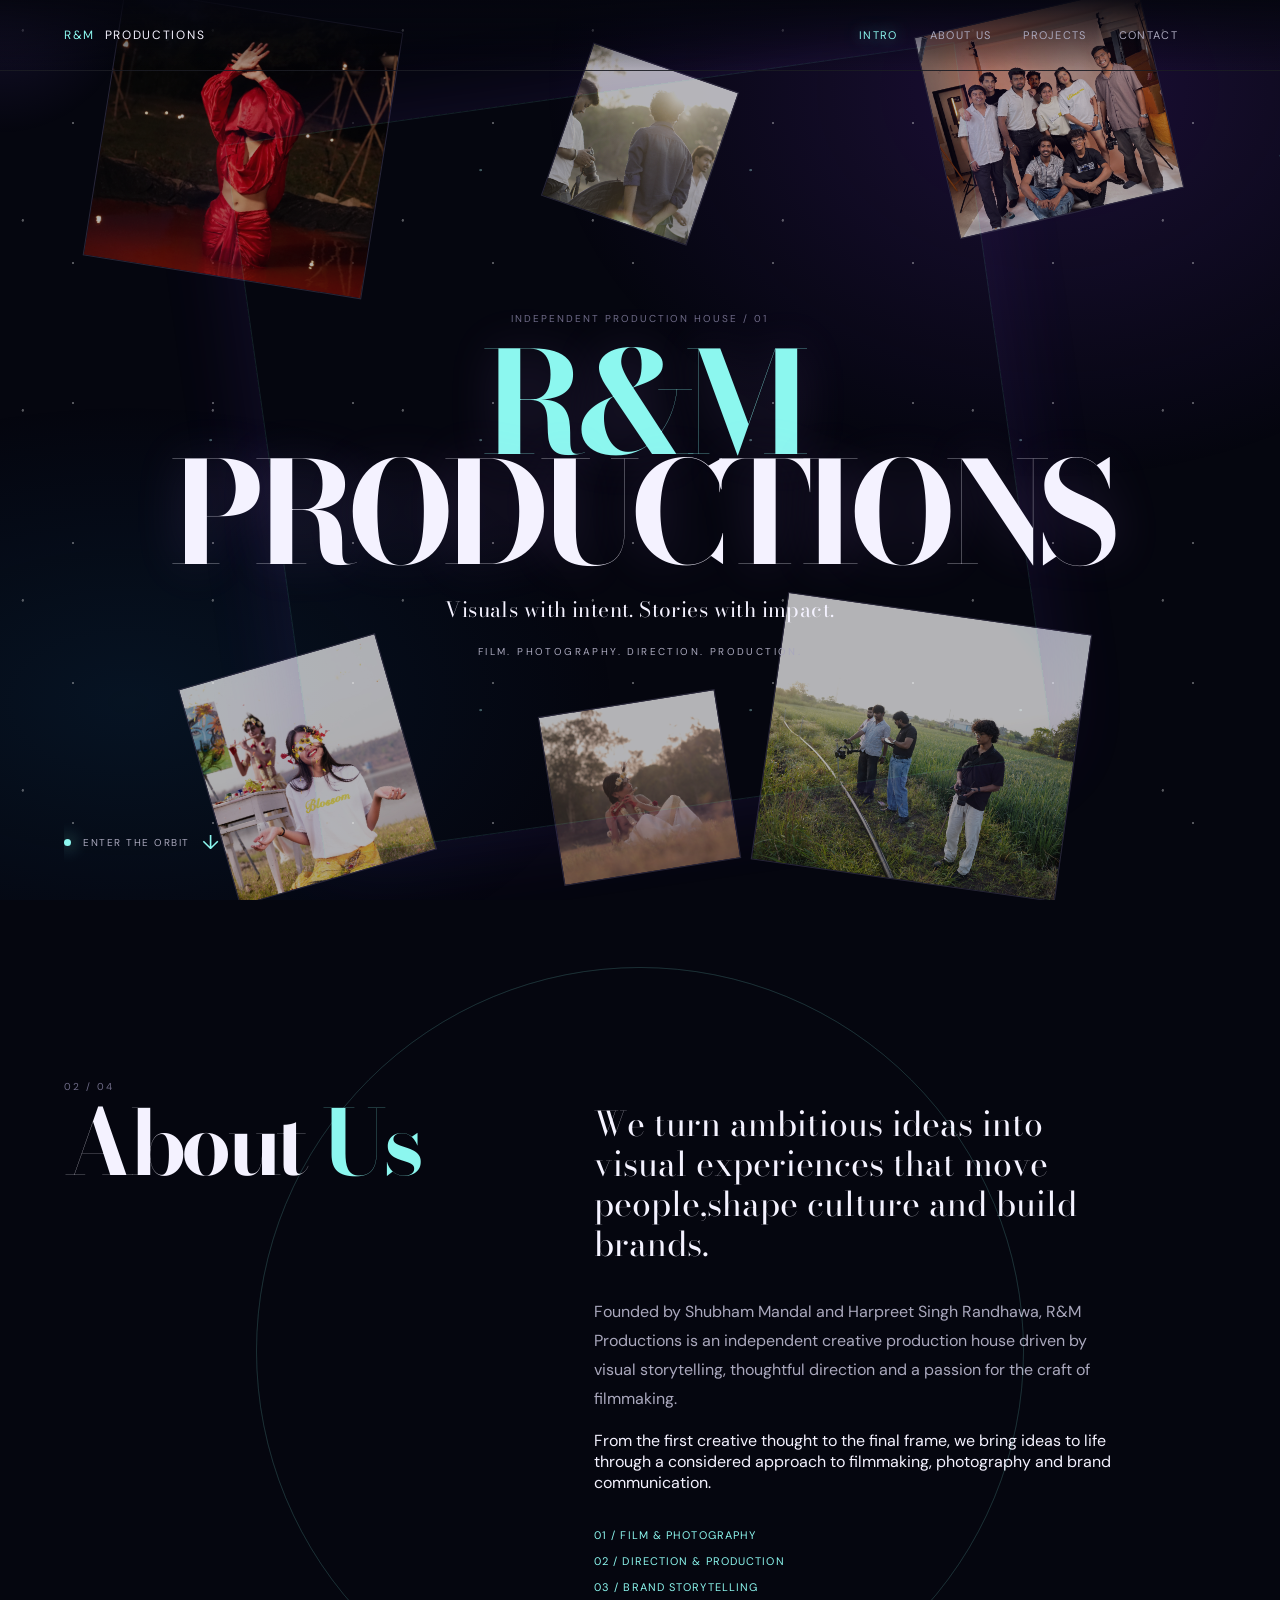
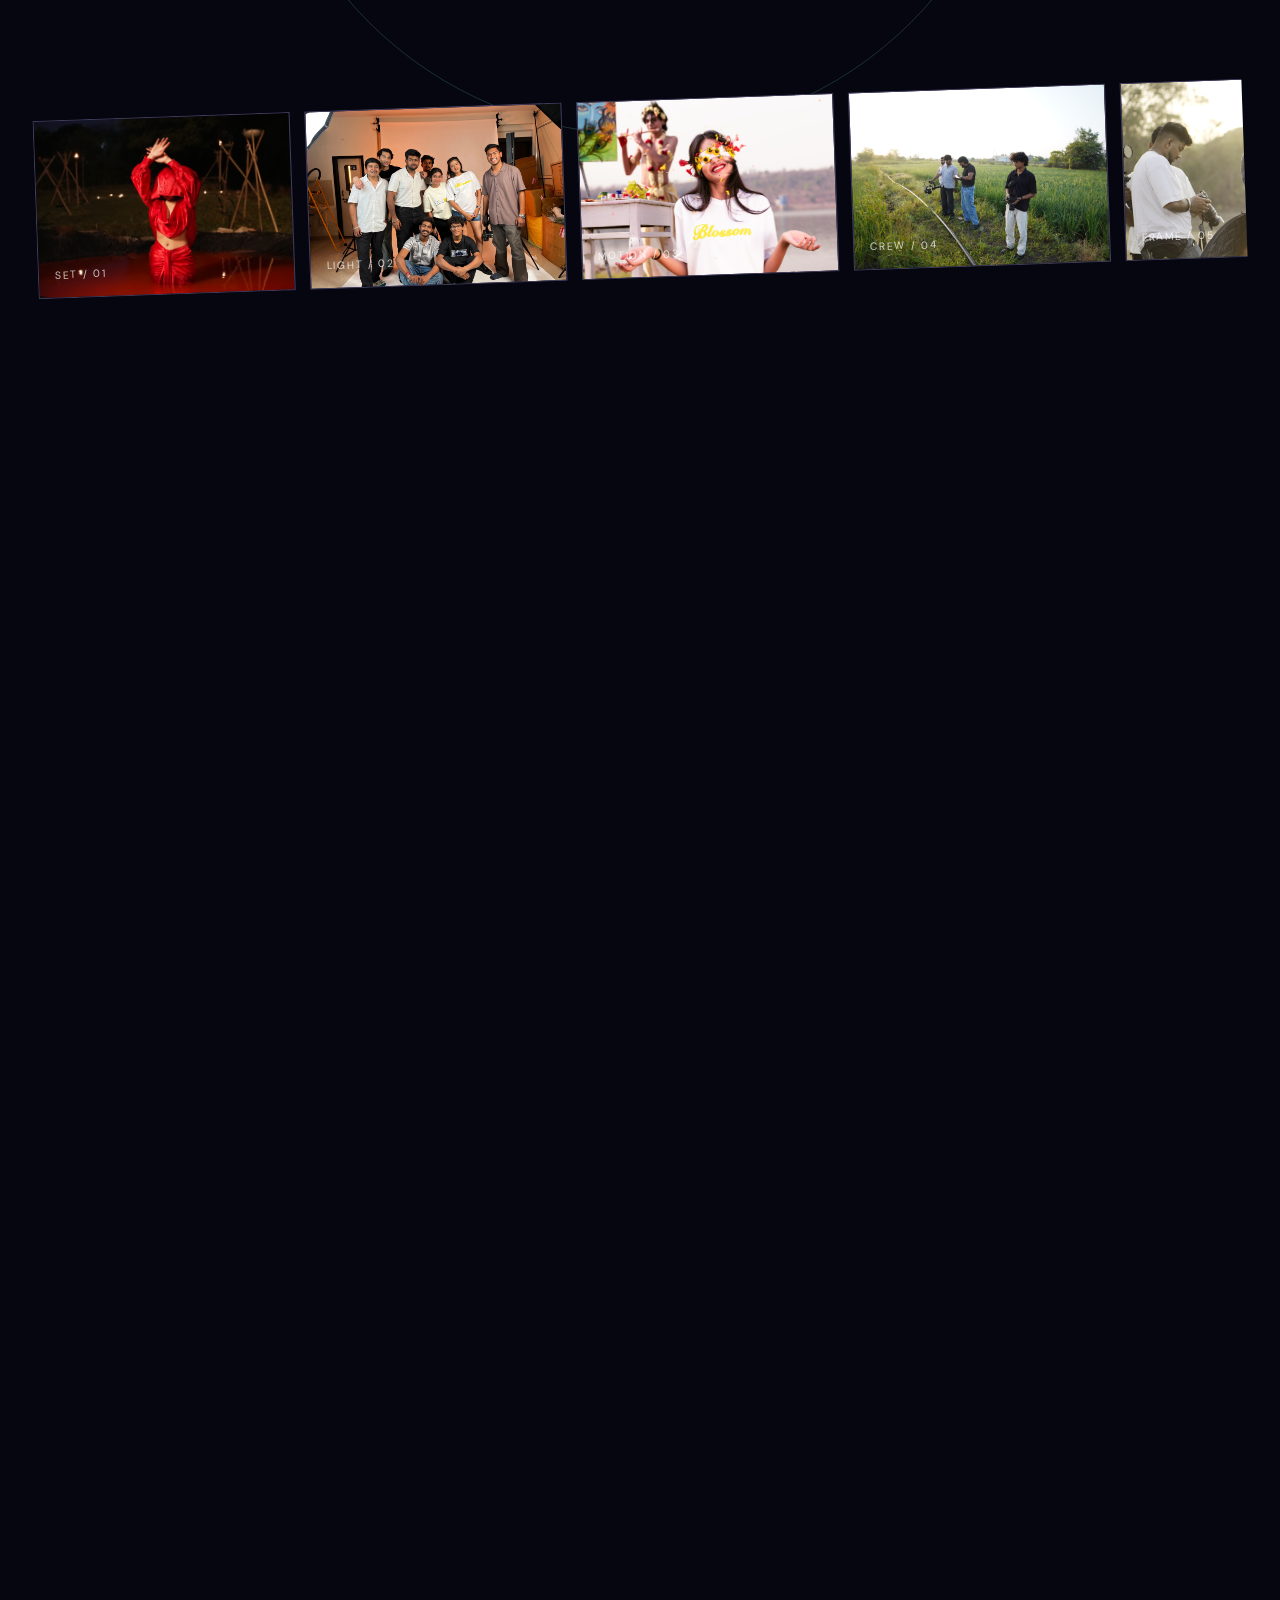
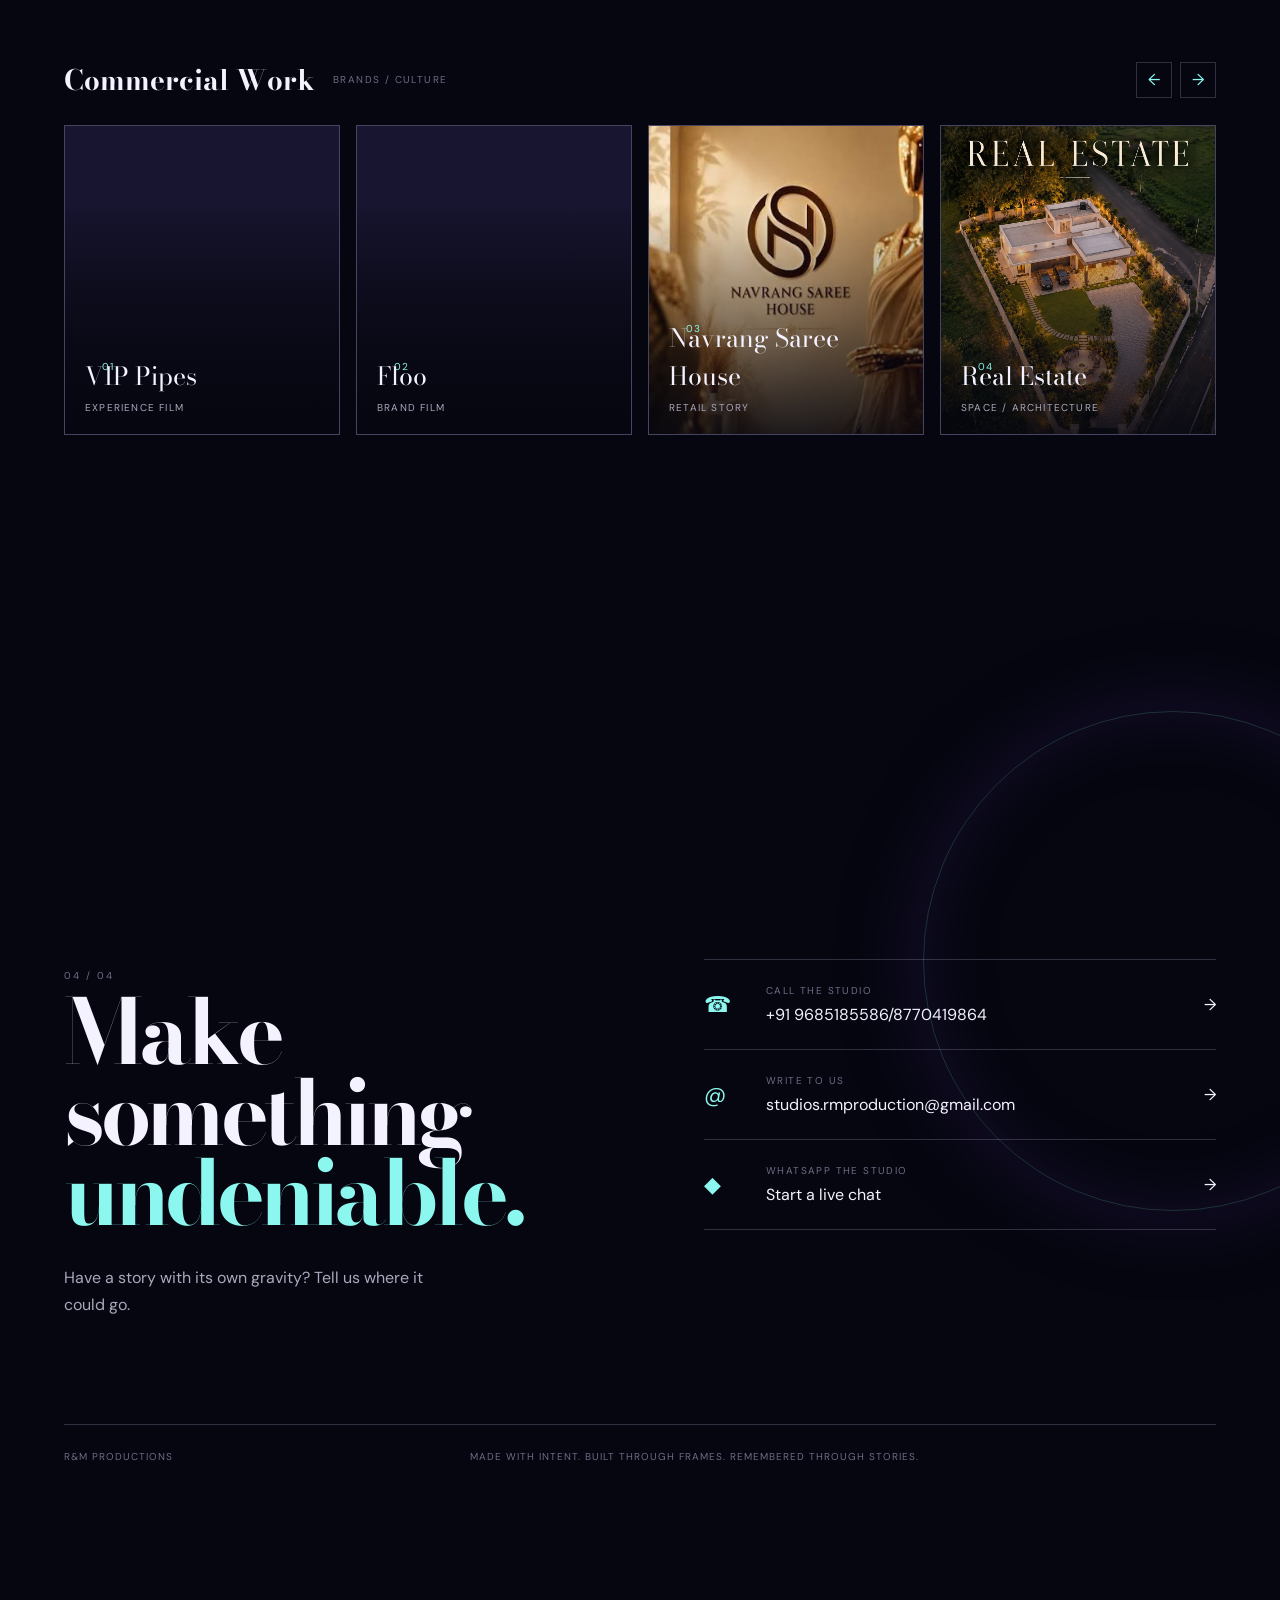
<file: index.html>
<!doctype html>
<html lang="en">
  <head>
    <meta charset="utf-8" />
    <meta name="viewport" content="width=device-width, initial-scale=1" />
    <meta name="description" content="RNM Productions creates cinematic visual stories through film, photography, direction and production." />
    <title>RNM Productions | Visuals with intent</title>
    <link rel="preconnect" href="https://fonts.googleapis.com" />
    <link rel="preconnect" href="https://fonts.gstatic.com" crossorigin />
    <link href="https://fonts.googleapis.com/css2?family=Bodoni+Moda:opsz,wght@6..96,700&family=DM+Sans:wght@400&display=swap" rel="stylesheet" />
    <link rel="stylesheet" href="styles.css" />
  </head>
  <body class="home-page image-fit">
    <div class="starfield" aria-hidden="true"></div><div class="cursor-glow" aria-hidden="true"></div>
    <header class="site-header"><a class="wordmark" href="#intro" aria-label="RNM Productions home"><span>R&amp;M</span> productions</a><button class="menu-toggle" type="button" aria-label="Open menu" aria-expanded="false"><span></span><span></span></button><nav class="main-nav" aria-label="Main navigation"><a class="active" href="#intro">Intro</a><a href="#about">About us</a><a href="#projects">Projects</a><a href="#contact">Contact</a></nav></header>
    <main>
      <section class="hero section-shell" id="intro"><div class="intro-collage" aria-label="Featured media collage"><div class="media-slot collage-tile" data-media-src="images/collage-1.JPG" data-media-alt="Collage frame 1"></div><div class="media-slot collage-tile" data-media-src="images/collage-2.jpg" data-media-alt="Collage frame 2"></div><div class="media-slot collage-tile" data-media-src="images/collage-3.jpg" data-media-alt="Collage frame 3"></div><div class="media-slot collage-tile" data-media-src="images/collage-4.JPG" data-media-alt="Collage frame 4"></div><div class="media-slot collage-tile" data-media-src="images/collage-5.JPG" data-media-alt="Collage frame 5"></div><div class="media-slot collage-tile" data-media-src="images/collage-6.JPG" data-media-alt="Collage frame 6"></div></div><div class="hero-composition"><p class="eyebrow intro-kicker">Independent production house / 01</p><h1 class="hero-title"><span>R&amp;M</span> <span>PRODUCTIONS</span></h1><p class="hero-tagline">Visuals with intent. Stories with impact.</p><p class="hero-disciplines">Film. Photography. Direction. Production.</p></div><a class="scroll-cue" href="#about" aria-label="Scroll to About Us"><span class="scroll-dot"></span><span>Enter the orbit</span><span class="scroll-arrow">&darr;</span></a></section>
      <section class="about section-shell" id="about"><div class="warp-transition" aria-hidden="true"><span></span><span></span><span></span></div><div class="section-heading reveal"><p class="eyebrow">02 / 04</p><h2>About <em>Us</em></h2></div><div class="about-copy reveal"><p class="lead">We turn ambitious ideas into visual experiences that move people,shape culture and build brands.</p><p>Founded by Shubham Mandal and Harpreet Singh Randhawa, R&M Productions is an independent creative production house driven by visual storytelling, thoughtful direction and a passion for the craft of filmmaking.</p></p>From the first creative thought to the final frame, we bring ideas to life through a considered approach to filmmaking, photography and brand communication.</P><div class="work-areas"><span>01 / Film &amp; Photography</span><span>02 / Direction &amp; Production</span><span>03 / Brand Storytelling</span></div></div><div class="about-marquee" aria-label="Behind the scenes video gallery"><div class="marquee-track"><div class="media-slot marquee-image" data-media-src="videos/bts-1.mp4" data-media-alt="Set / 01"><span>Set / 01</span></div><div class="media-slot marquee-image" data-media-src="videos/bts-2.mp4" data-media-alt="Light / 02"><span>Light / 02</span></div><div class="media-slot marquee-image" data-media-src="videos/bts-3.mp4" data-media-alt="Motion / 03"><span>Motion / 03</span></div><div class="media-slot marquee-image" data-media-src="videos/bts-4.mp4" data-media-alt="Crew / 04"><span>Crew / 04</span></div><div class="media-slot marquee-image" data-media-src="videos/bts-5.mp4" data-media-alt="Frame / 05"><span>Frame / 05</span></div><div class="media-slot marquee-image" data-media-src="videos/bts-1.mp4" data-media-alt="Set / 01"><span>Set / 01</span></div><div class="media-slot marquee-image" data-media-src="videos/bts-2.mp4" data-media-alt="Light / 02"><span>Light / 02</span></div><div class="media-slot marquee-image" data-media-src="videos/bts-3.mp4" data-media-alt="Motion / 03"><span>Motion / 03</span></div><div class="media-slot marquee-image" data-media-src="videos/bts-4.mp4" data-media-alt="Crew / 04"><span>Crew / 04</span></div><div class="media-slot marquee-image" data-media-src="videos/bts-5.mp4" data-media-alt="Frame / 05"><span>Frame / 05</span></div></div></div></section>
      <section class="projects section-shell" id="projects"><div class="projects-heading reveal"><div><p class="eyebrow">03 / 04</p><h2>Selected <em>Worlds</em></h2></div><p>Three frequencies.<br />One visual language.</p></div>
        <div class="project-category reveal" data-category="passion"><div class="category-heading"><h3>Passion Projects</h3><span>Fashion / editorial</span><div class="category-controls"><button type="button" data-slide="prev" aria-label="Previous Passion Projects">&larr;</button><button type="button" data-slide="next" aria-label="Next Passion Projects">&rarr;</button></div></div><div class="project-rail" data-rail><div class="project-track"><a class="project-card card-a" href="project.html?id=redemption"><span class="card-index">01</span><span class="card-label">Redemption</span><small>Fashion film</small></a><a class="project-card card-b" href="project.html?id=nocturnal"><span class="card-index">02</span><span class="card-label">Nocturnal</span><small>Editorial film</small></a><a class="project-card card-c" href="project.html?id=blossom"><span class="card-index">03</span><span class="card-label">Blossom</span><small>Fashion story</small></a></div></div></div>
        <div class="project-category reveal" data-category="influencer"><div class="category-heading"><h3>Influencer Content</h3><span>People / presence</span><div class="category-controls"><button type="button" data-slide="prev" aria-label="Previous Influencer Content">&larr;</button><button type="button" data-slide="next" aria-label="Next Influencer Content">&rarr;</button></div></div><div class="project-rail" data-rail><div class="project-track"><a class="project-card card-e" href="project.html?id=sara-khan"><span class="card-index">01</span><span class="card-label">Sara Khan</span><small>Personal story</small></a><a class="project-card card-f" href="project.html?id=gym-wale-bhaiya"><span class="card-index">02</span><span class="card-label">Gym Wale Bhaiya</span><small>Content series</small></a><a class="project-card card-g" href="project.html?id=daood-khan"><span class="card-index">03</span><span class="card-label">Daood Khan</span><small>Portrait series</small></a></div></div></div>
        <div class="project-category reveal" data-category="commercial"><div class="category-heading"><h3>Commercial Work</h3><span>Brands / culture</span><div class="category-controls"><button type="button" data-slide="prev" aria-label="Previous Commercial Work">&larr;</button><button type="button" data-slide="next" aria-label="Next Commercial Work">&rarr;</button></div></div><div class="project-rail" data-rail><div class="project-track"><a class="project-card card-n" href="project.html?id=vip-pipes"><span class="card-index">01</span><span class="card-label">VIP Pipes</span><small>Experience film</small></a><a class="project-card card-i" href="project.html?id=floo"><span class="card-index">02</span><span class="card-label">Floo</span><small>Brand film</small></a><a class="project-card card-l" href="project.html?id=navrang-saree-house"><span class="card-index">03</span><span class="card-label">Navrang Saree House</span><small>Retail story</small></a><a class="project-card card-m" href="project.html?id=real-estate"><span class="card-index">04</span><span class="card-label">Real Estate</span><small>Space / architecture</small></a><a class="project-card card-p" href="project.html?id=podcast-work"><span class="card-index">05</span><span class="card-label">Podcast Work</span><small>Conversation series</small></a><a class="project-card card-q" href="project.html?id=castrol-oil"><span class="card-index">06</span><span class="card-label">Castrol Oil</span><small>Commercial film</small></a><a class="project-card card-r" href="project.html?id=ampere-electric"><span class="card-index">07</span><span class="card-label">Ampere Electric</span><small>Commercial film</small></a><a class="project-card card-s" href="project.html?id=mile-x"><span class="card-index">08</span><span class="card-label">MILE X</span><small>Commercial film</small></a></div></div></div>
      </section>
      <section class="contact section-shell" id="contact"><div class="contact-orbit" aria-hidden="true"></div><div class="contact-heading reveal"><p class="eyebrow">04 / 04</p><h2>Make something <em>undeniable.</em></h2><p>Have a story with its own gravity? Tell us where it could go.</p></div><div class="contact-actions reveal"><a class="contact-link" href="tel:+919876543210"><span class="contact-icon">&#9742;</span><span><small>Call the studio</small>+91 9685185586/8770419864</span><span>&rarr;</span></a><a class="contact-link" href="mailto:studios.rmproduction@gmail.com"><span class="contact-icon">@</span><span><small>Write to us</small>studios.rmproduction@gmail.com</span><span>&rarr;</span></a><a class="contact-link" href="https://wa.me/8770419864?text=Hello%20RNM%20Productions" target="_blank" rel="noopener"><span class="contact-icon">&#9670;</span><span><small>WhatsApp the studio</small>Start a live chat</span><span>&rarr;</span></a></div><footer><span>R&amp;M PRODUCTIONS</span><span>Made with intent. Built through frames. Remembered through stories.</span><a href="#contact"></a></footer></section>
    </main><script src="script.js" defer></script>
  </body>
</html>
</file>
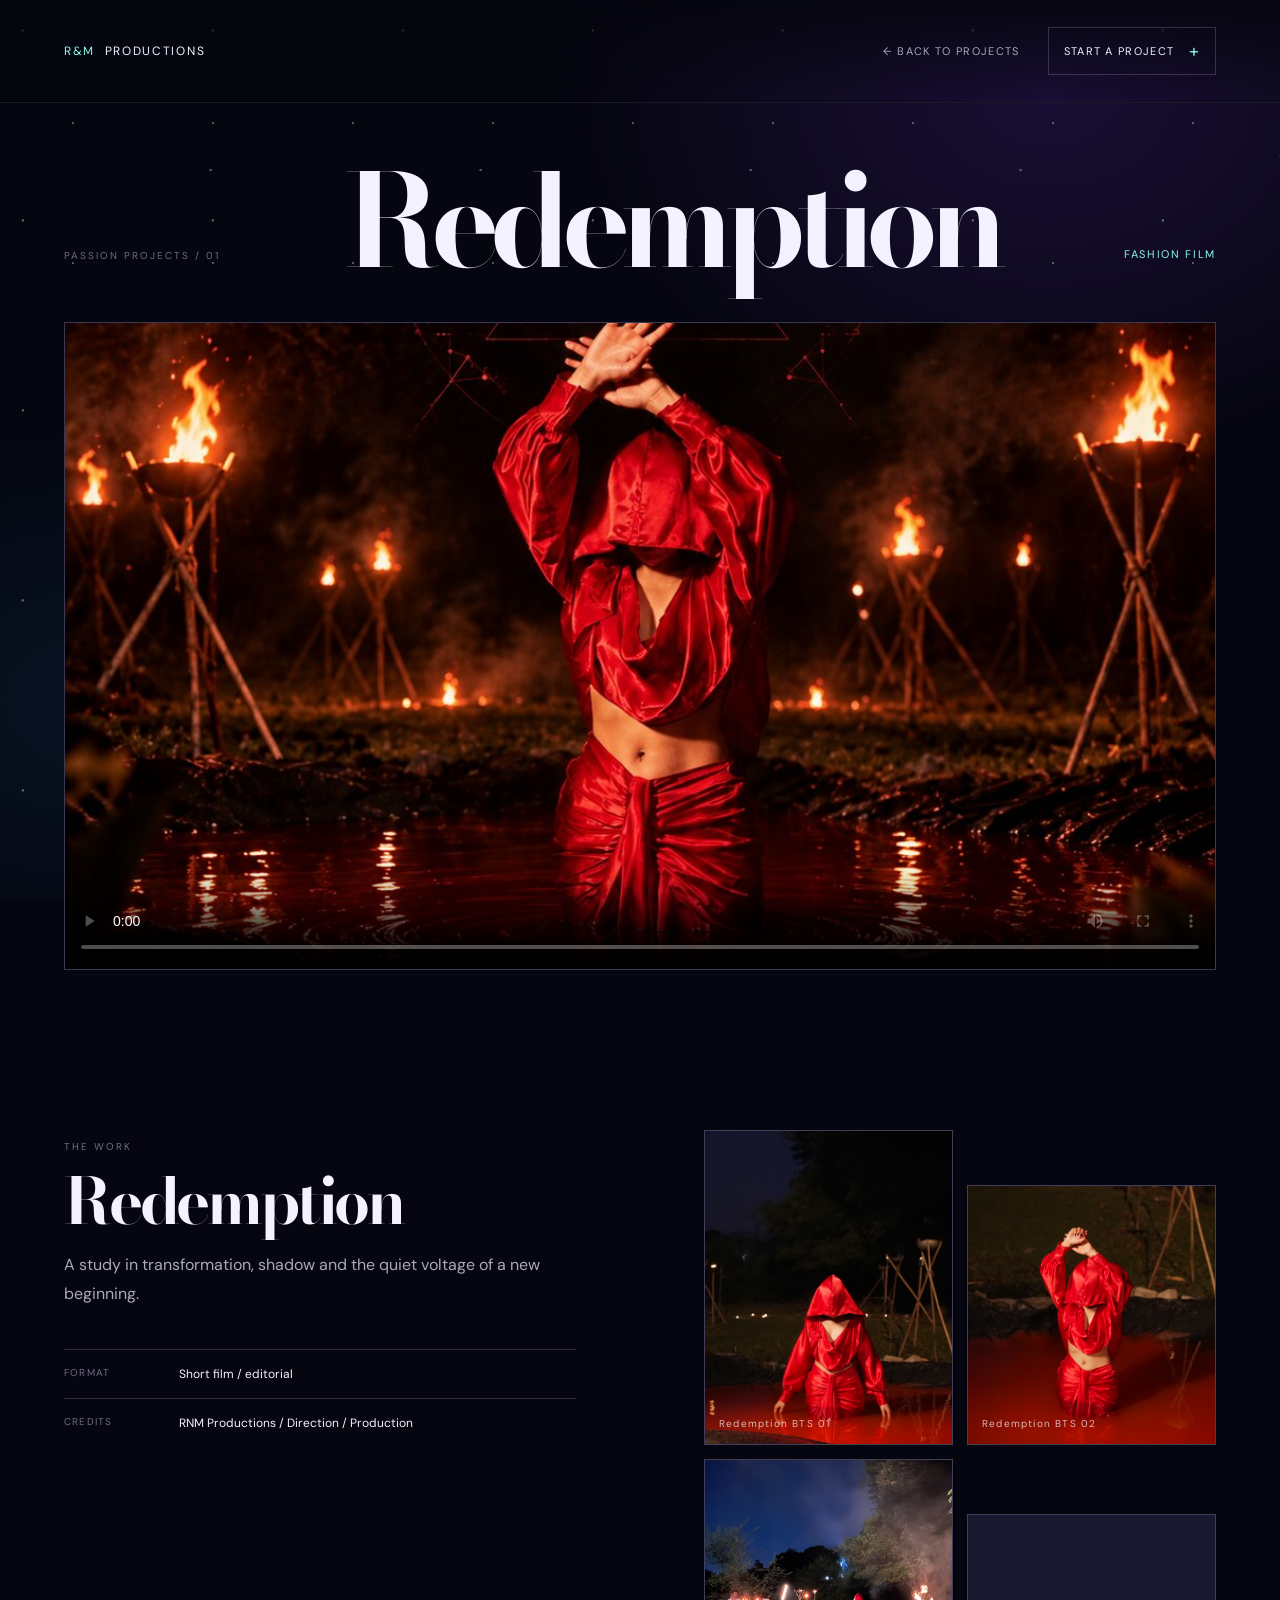
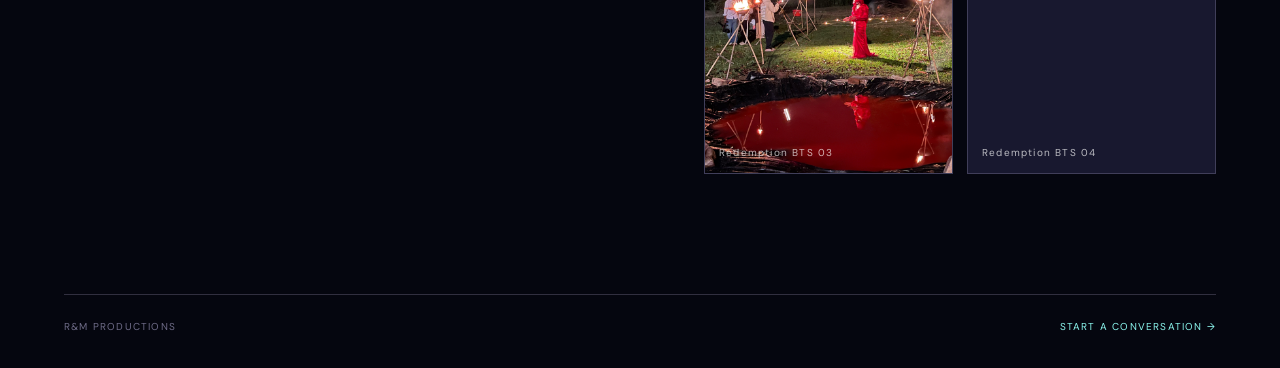
<file: project.html>
<!doctype html>
<html lang="en">
  <head>
    <meta charset="utf-8" /><meta name="viewport" content="width=device-width, initial-scale=1" /><meta name="description" content="RNM Productions project detail." /><title>Project | RNM Productions</title>
    <link rel="preconnect" href="https://fonts.googleapis.com" /><link rel="preconnect" href="https://fonts.gstatic.com" crossorigin /><link href="https://fonts.googleapis.com/css2?family=Bodoni+Moda:opsz,wght@6..96,700&family=DM+Sans:wght@400&display=swap" rel="stylesheet" /><link rel="stylesheet" href="styles.css" />
  </head>
  <body class="project-page image-fit"><div class="starfield" aria-hidden="true"></div><header class="site-header"><a class="wordmark" href="index.html#intro"><span>R&amp;M</span> productions</a><a class="back-link" href="index.html#projects">&larr; Back to projects</a><a class="header-cta" href="index.html#contact">Start a project <span>+</span></a></header>
    <main class="project-detail section-shell" data-project-detail><div class="project-detail-head"><p class="eyebrow" data-project-category>Project / 00</p><h1 data-project-title>Project</h1><p data-project-type>Visual story</p></div><div class="project-video media-slot" data-project-media data-media-src="" data-media-alt="Project hero media"><span class="video-status" data-video-status aria-live="polite"></span></div><div class="project-video-stack" data-project-video-stack></div><div class="project-split"><div class="project-info"><p class="eyebrow">The work</p><h2 data-project-subtitle>Project title</h2><p data-project-description></p><dl><div><dt>Format</dt><dd data-project-format>Film / photography</dd></div><div><dt>Credits</dt><dd data-project-credits>RNM Productions / Direction / Production</dd></div></dl></div></div></main>
    <footer class="detail-footer section-shell"><span>R&amp;M PRODUCTIONS</span><a href="index.html#contact">Start a conversation &rarr;</a></footer><script src="script.js" defer></script>
  </body>
</html>
</file>
<file: styles.css>
:root {
  --space: #05060f;
  --ink: #f4f2ff;
  --muted: #aaa8bd;
  --dim: #6f6c88;
  --line: rgba(224, 216, 255, 0.2);
  --cyan: #8cf7ef;
  --violet: #9b7cff;
  --pink: #ec75c7;
  --display: "Salega", "Bodoni Moda", Georgia, serif;
  --body: "DM Sans", sans-serif;
}

* {
  box-sizing: border-box;
}

html {
  scroll-behavior: smooth;
}

body {
  margin: 0;
  overflow-x: hidden;
  background: var(--space);
  color: var(--ink);
  font-family: var(--body);
}

body::before,
body::after {
  content: "";
  position: fixed;
  inset: 0;
  pointer-events: none;
}

body::before {
  z-index: -3;
  opacity: 0.32;
  background-image:
    radial-gradient(circle at 12% 16%, white 0 1px, transparent 1.5px),
    radial-gradient(circle at 78% 63%, #b9ffff 0 1px, transparent 1.5px),
    radial-gradient(circle at 52% 88%, white 0 1px, transparent 1px);
  background-size: 190px 190px, 270px 270px, 140px 140px;
}

body::after {
  z-index: -4;
  background:
    radial-gradient(ellipse at 82% 10%, rgba(92, 43, 169, 0.25), transparent 34%),
    radial-gradient(ellipse at 10% 78%, rgba(17, 101, 157, 0.14), transparent 30%);
}

a {
  color: inherit;
  text-decoration: none;
}

button {
  font: inherit;
}

.starfield {
  position: fixed;
  inset: 0;
  z-index: -2;
  pointer-events: none;
  background: linear-gradient(115deg, transparent 0 48%, rgba(138, 245, 239, 0.16) 49%, transparent 50%)
    no-repeat 100% 12% / 1px 130px;
  animation: star-drift 16s ease-in-out infinite;
}

.cursor-glow {
  position: fixed;
  z-index: 0;
  width: 280px;
  height: 280px;
  transform: translate(-50%, -50%);
  pointer-events: none;
  background: radial-gradient(circle, rgba(148, 104, 255, 0.12), transparent 68%);
}

.site-header {
  position: fixed;
  z-index: 20;
  top: 0;
  left: 0;
  width: 100%;
  display: flex;
  align-items: center;
  padding: 27px 5vw;
  border-bottom: 1px solid rgba(255, 255, 255, 0.08);
  background: linear-gradient(180deg, rgba(5, 6, 15, 0.9), transparent);
}

.wordmark {
  color: var(--ink);
  font-size: 12px;
  letter-spacing: 0.14em;
  text-transform: uppercase;
}

.wordmark span {
  margin-right: 5px;
  color: var(--cyan);
}

.main-nav {
  display: flex;
  gap: 32px;
  margin-left: auto;
  margin-right: 38px;
}

.main-nav a,
.header-cta,
.back-link {
  color: var(--muted);
  font-size: 11px;
  letter-spacing: 0.12em;
  text-transform: uppercase;
  transition: color 0.25s, text-shadow 0.25s;
}

.main-nav a:hover,
.main-nav a.active,
.back-link:hover {
  color: var(--cyan);
  text-shadow: 0 0 16px rgba(140, 247, 239, 0.65);
}

.header-cta {
  padding: 11px 15px;
  border: 1px solid var(--line);
  color: var(--ink);
}

.header-cta span {
  margin-left: 10px;
  color: var(--cyan);
  font-size: 18px;
  vertical-align: -2px;
}

.back-link {
  margin-left: auto;
  margin-right: 28px;
}

.menu-toggle {
  display: none;
  border: 0;
  background: transparent;
}

.section-shell {
  position: relative;
  width: min(1200px, 90vw);
  margin-inline: auto;
}

.eyebrow {
  color: var(--dim);
  font: 10px var(--body);
  letter-spacing: 0.2em;
  text-transform: uppercase;
}

h1,
h2,
h3 {
  margin: 0;
  font-family: var(--display);
  font-weight: 700;
}

h2 {
  font-size: clamp(48px, 7vw, 92px);
  line-height: 0.9;
  letter-spacing: -0.05em;
}

h2 em {
  color: var(--cyan);
  font-style: normal;
}

.hero {
  min-height: 100vh;
  display: grid;
  place-items: center;
  overflow: hidden;
}

.hero-composition {
  position: relative;
  z-index: 3;
  padding-top: 70px;
  text-align: center;
}

.intro-kicker {
  animation: rise-in 0.9s 0.1s both;
}

.hero-title {
  display: flex;
  flex-direction: column;
  margin: 24px 0 25px;
  color: var(--ink);
  font-family: var(--display);
  font-size: clamp(56px, 11vw, 160px);
  line-height: 0.78;
  letter-spacing: -0.08em;
  text-shadow: 0 0 50px rgba(202, 142, 255, 0.16);
}

.hero-title span:first-child {
  color: var(--cyan);
  animation: title-in 0.9s 0.35s both;
}

.hero-title span:last-child {
  animation: title-in 0.9s 0.55s both;
}

.hero-tagline {
  margin: 0;
  color: var(--ink);
  font: clamp(15px, 2vw, 21px) var(--display);
  letter-spacing: 0.02em;
  animation: rise-in 0.9s 0.8s both;
}

.hero-disciplines {
  margin-top: 20px;
  color: var(--muted);
  font-size: 10px;
  letter-spacing: 0.24em;
  text-transform: uppercase;
  animation: rise-in 0.9s 1s both;
}

.intro-collage {
  position: absolute;
  inset: 0;
  display: grid;
  grid-template-columns: repeat(3, minmax(0, 1fr));
  grid-template-rows: repeat(2, minmax(0, 1fr));
  opacity: 0;
  animation: collage-in 1.8s 1.2s forwards;
}

.intro-collage::after {
  content: "";
  position: absolute;
  inset: 10% 18%;
  border: 1px solid rgba(140, 247, 239, 0.16);
  transform: rotate(-8deg);
  box-shadow: 0 0 90px rgba(123, 72, 223, 0.2);
}

.collage-tile {
  position: relative;
  display: block;
  min-width: 0;
  border: 1px solid rgba(255, 255, 255, 0.14);
  background: #17142e;
  background-size: cover;
  background-position: center;
  background-repeat: no-repeat;
  filter: saturate(0.9);
  animation: float-tile 11s ease-in-out infinite alternate;
  transform: rotate(var(--tile-rotation));
}

.collage-tile:nth-child(1) {
  width: 22vw;
  height: 30vh;
  grid-area: 1 / 1;
  justify-self: start;
  align-self: start;
  margin: 1vh 0 0 3vw;
  --tile-rotation: 9deg;
}

.collage-tile:nth-child(2) {
  width: 18vw;
  height: 23vh;
  grid-area: 1 / 3;
  justify-self: end;
  align-self: start;
  margin: 1vh 4vw 0 0;
  --tile-rotation: -13deg;
  animation-delay: -3s;
}

.collage-tile:nth-child(3) {
  width: 16vw;
  height: 25vh;
  grid-area: 2 / 1;
  justify-self: start;
  align-self: end;
  margin: 0 0 2vh 11vw;
  --tile-rotation: -16deg;
  animation-delay: -5s;
}

.collage-tile:nth-child(4) {
  width: 24vw;
  height: 30vh;
  grid-area: 2 / 3;
  justify-self: end;
  align-self: end;
  margin: 0 11vw 2vh 0;
  --tile-rotation: 8deg;
  animation-delay: -7s;
}

.collage-tile:nth-child(5) {
  width: 12vw;
  height: 18vh;
  grid-area: 1 / 2;
  justify-self: center;
  align-self: start;
  margin-top: 7vh;
  --tile-rotation: 19deg;
}

.collage-tile:nth-child(6) {
  width: 14vw;
  height: 19vh;
  grid-area: 2 / 2;
  justify-self: center;
  align-self: end;
  margin-bottom: 3vh;
  --tile-rotation: -9deg;
}

.scroll-cue {
  position: absolute;
  bottom: 5vh;
  left: 0;
  display: flex;
  align-items: center;
  gap: 12px;
  color: var(--muted);
  font-size: 10px;
  letter-spacing: 0.15em;
  text-transform: uppercase;
  animation: cue-pulse 2s ease-in-out infinite;
}

.scroll-dot {
  width: 7px;
  height: 7px;
  border-radius: 50%;
  background: var(--cyan);
  box-shadow: 0 0 17px var(--cyan);
}

.scroll-arrow {
  color: var(--cyan);
  font-size: 20px;
}

.about {
  min-height: 115vh;
  padding: 170px 0 100px;
  display: grid;
  grid-template-columns: 0.8fr 1.2fr;
  align-content: center;
  gap: 30px 9vw;
}

.section-heading {
  grid-column: 1;
}

.about-copy {
  grid-column: 2;
  max-width: 520px;
}

.about-copy p {
  color: var(--muted);
  line-height: 1.8;
}

.about-copy .lead {
  color: var(--ink);
  font: clamp(22px, 3vw, 34px) var(--display);
  line-height: 1.18;
}

.work-areas {
  display: grid;
  gap: 12px;
  margin-top: 35px;
  color: var(--cyan);
  font-size: 11px;
  letter-spacing: 0.1em;
  text-transform: uppercase;
}

.about-marquee {
  grid-column: 1 / -1;
  overflow: hidden;
  margin-top: 80px;
  transform: rotate(-2deg) scale(1.05);
}

.marquee-track {
  display: flex;
  width: max-content;
  gap: 14px;
  animation: marquee 36s linear infinite;
}

.about-marquee:hover .marquee-track {
  animation-play-state: paused;
}

.marquee-image {
  position: relative;
  width: 245px;
  height: 170px;
  display: flex;
  align-items: end;
  flex: none;
  padding: 15px;
  border: 1px solid var(--line);
  color: rgba(255, 255, 255, 0.75);
  font: 10px var(--body);
  letter-spacing: 0.14em;
  text-transform: uppercase;
  background: #17142e;
}

.marquee-image > video {
  z-index: 0;
  pointer-events: none;
}

.warp-transition {
  position: absolute;
  top: 42%;
  left: 50%;
  width: 60vw;
  height: 60vw;
  transform: translate(-50%, -50%);
  pointer-events: none;
  opacity: 0.38;
}

.warp-transition span {
  position: absolute;
  inset: 0;
  border: 1px solid rgba(140, 247, 239, 0.18);
  border-radius: 50%;
  animation: warp-ring 7s ease-in-out infinite;
}

.projects {
  padding: 160px 0 190px;
}

.projects-heading {
  display: flex;
  justify-content: space-between;
  align-items: end;
  margin-bottom: 85px;
}

.projects-heading > p {
  color: var(--muted);
  text-align: right;
  line-height: 1.7;
}

.project-category {
  margin-bottom: 86px;
}

.category-heading {
  display: flex;
  align-items: center;
  gap: 18px;
  margin-bottom: 24px;
}

.category-heading h3 {
  font-size: 28px;
}

.category-heading > span {
  color: var(--dim);
  font-size: 10px;
  letter-spacing: 0.14em;
  text-transform: uppercase;
}

.category-controls {
  display: flex;
  gap: 8px;
  margin-left: auto;
}

.category-controls button {
  width: 36px;
  height: 36px;
  cursor: pointer;
  color: var(--cyan);
  border: 1px solid var(--line);
  background: transparent;
  transition: 0.25s;
}

.category-controls button:hover {
  color: var(--space);
  background: var(--cyan);
}

.project-rail {
  overflow: hidden;
  touch-action: pan-y;
}

.project-track {
  display: flex;
  gap: 16px;
  transition: transform 0.7s cubic-bezier(0.22, 0.8, 0.25, 1);
}

.project-card {
  position: relative;
  flex: 0 0 calc((100% - 48px) / 4);
  min-height: 310px;
  display: flex;
  flex-direction: column;
  justify-content: end;
  padding: 20px;
  overflow: hidden;
  border: 1px solid rgba(220, 216, 255, 0.24);
  isolation: isolate;
  transition: transform 0.45s, border-color 0.45s, box-shadow 0.45s;
  background: #17152f;
  background-size: cover;
  background-position: center;
  background-repeat: no-repeat;
}

.project-card:hover {
  transform: translateY(-8px);
  border-color: var(--cyan);
  box-shadow: 0 18px 45px rgba(79, 207, 219, 0.16), 0 0 35px rgba(155, 124, 255, 0.2);
}

.project-card::before {
  content: "";
  position: absolute;
  z-index: -1;
  inset: 0;
  background: linear-gradient(180deg, transparent 25%, rgba(5, 6, 15, 0.88));
}

.project-card > .card-media {
  position: absolute;
  z-index: 0;
  inset: 0;
}

.project-card > .card-index,
.project-card > .card-label,
.project-card > small {
  position: relative;
  z-index: 2;
}

.card-index {
  position: absolute;
  top: 16px;
  left: 17px;
  color: var(--cyan);
  font-size: 10px;
  letter-spacing: 0.12em;
}

.card-label {
  font: 25px var(--display);
}

.project-card small {
  margin-top: 6px;
  color: var(--muted);
  font-size: 10px;
  letter-spacing: 0.12em;
  text-transform: uppercase;
}

.card-trigger {
  position: absolute;
  z-index: 3;
  inset: 0;
  width: 100%;
  height: 100%;
  border: 0;
  background: transparent;
  cursor: pointer;
}

.card-trigger:focus-visible {
  outline: 1px solid var(--cyan);
  outline-offset: -5px;
}

.card-explore {
  position: absolute;
  z-index: 4;
  top: 50%;
  left: 50%;
  display: none;
  padding: 13px 20px;
  transform: translate(-50%, -50%);
  border: 1px solid var(--cyan);
  color: var(--ink);
  background: rgba(11, 12, 28, 0.82);
  font-size: 11px;
  letter-spacing: 0.16em;
  text-transform: uppercase;
  white-space: nowrap;
}

.card-explore::after {
  content: "  ↗";
}

.project-card.is-exploring .card-trigger {
  display: none;
}

.project-card.is-exploring .card-explore {
  display: block;
}

.contact {
  min-height: 100vh;
  padding: 130px 0 30px;
  display: grid;
  grid-template-columns: 1fr 1fr;
  align-content: center;
  gap: 90px 10vw;
}

.contact-orbit {
  position: absolute;
  right: -18%;
  width: 500px;
  height: 500px;
  border: 1px solid rgba(140, 247, 239, 0.18);
  border-radius: 50%;
  box-shadow: 0 0 100px rgba(126, 70, 210, 0.16), inset 0 0 80px rgba(126, 70, 210, 0.12);
}

.contact-heading > p:last-child {
  max-width: 360px;
  margin-top: 30px;
  color: var(--muted);
  line-height: 1.7;
}

.contact-actions {
  z-index: 1;
}

.contact-link {
  display: grid;
  grid-template-columns: 42px minmax(0, 1fr) auto;
  align-items: center;
  gap: 20px;
  padding: 24px 0;
  border-top: 1px solid var(--line);
  transition: color 0.25s;
}

.contact-link:last-child {
  border-bottom: 1px solid var(--line);
}

.contact-link:hover {
  color: var(--cyan);
}

.contact-icon {
  color: var(--cyan);
  font-size: 22px;
}

.contact-link small {
  display: block;
  margin-bottom: 7px;
  color: var(--dim);
  font-size: 10px;
  letter-spacing: 0.14em;
  text-transform: uppercase;
}

footer {
  grid-column: 1 / -1;
  display: flex;
  justify-content: space-between;
  gap: 20px;
  padding-top: 25px;
  border-top: 1px solid var(--line);
  color: var(--dim);
  font-size: 10px;
  letter-spacing: 0.1em;
  text-transform: uppercase;
}

.project-detail {
  padding: 170px 0 120px;
}

.project-detail-head {
  display: flex;
  align-items: end;
  justify-content: space-between;
  margin-bottom: 50px;
}

.project-detail-head h1 {
  max-width: 65%;
  font-size: clamp(54px, 10vw, 140px);
  line-height: 0.8;
  letter-spacing: -0.07em;
}

.project-detail-head > p:last-child {
  color: var(--cyan);
  font-size: 11px;
  letter-spacing: 0.15em;
  text-transform: uppercase;
}

body.image-fit img {
  display: block;
  max-width: 100%;
  height: auto;
}

.media-slot {
  position: relative;
  overflow: hidden;
  isolation: isolate;
}

.media-slot > img,
.media-slot > video {
  position: absolute;
  inset: 0;
  z-index: -1;
  display: block;
}

body.image-fit .media-slot > img {
  width: 100%;
  height: 100%;
  max-width: none;
  object-fit: cover;
  object-position: center;
}

.media-slot > video {
  width: 100%;
  height: 100%;
  max-width: none;
  object-fit: cover;
  object-position: center;
  pointer-events: auto;
}

.media-slot > span {
  position: relative;
  z-index: 1;
}

.project-video {
  width: 100%;
  aspect-ratio: 16 / 9;
  display: grid;
  place-items: center;
  border: 1px solid var(--line);
  background:
    radial-gradient(circle at 56% 42%, rgba(216, 125, 255, 0.35), transparent 13%),
    radial-gradient(ellipse at 30% 70%, rgba(45, 160, 210, 0.18), transparent 30%),
    #101228;
}

.project-video > video {
  z-index: 0;
  pointer-events: auto;
}

.project-video.is-portrait {
  width: min(100%, 520px);
  margin-inline: auto;
  aspect-ratio: 9 / 16;
}

.project-video-stack {
  display: grid;
  gap: 70px;
  margin-top: 70px;
}

.project-video-frame {
  width: 100%;
}

.project-video-title {
  margin-bottom: 22px;
  color: var(--ink);
  font-size: clamp(28px, 4vw, 48px);
  line-height: 1;
}

.project-video-thumbnail {
  width: 100%;
  margin-bottom: 22px;
  aspect-ratio: 16 / 9;
  border: 1px solid var(--line);
  background: #101228;
}

.video-status:empty {
  display: none;
}

.video-status:not(:empty) {
  position: absolute;
  z-index: 2;
  inset: auto 12px 12px;
  padding: 8px 10px;
  color: var(--ink);
  background: rgba(5, 6, 15, 0.85);
  font-size: 12px;
  text-align: center;
}

.card-media::after {
  content: "";
  position: absolute;
  z-index: 1;
  inset: 0;
  pointer-events: none;
  background: linear-gradient(180deg, transparent 25%, rgba(5, 6, 15, 0.88));
}

.card-media > img {
  z-index: 0;
}

.card-media .video-status {
  display: none;
}

.project-split {
  display: grid;
  grid-template-columns: 1fr;
  padding-top: 90px;
}

.project-info {
  max-width: 700px;
}

.project-split.has-bts {
  grid-template-columns: 1fr 1fr;
  gap: 10vw;
}

.bts-gallery {
  display: grid;
  grid-template-columns: 1fr 1fr;
  gap: 14px;
}

.bts-image {
  min-height: 260px;
  display: flex;
  align-items: end;
  padding: 14px;
  border: 1px solid var(--line);
  color: rgba(255, 255, 255, 0.7);
  font-size: 10px;
  letter-spacing: 0.12em;
  background: #18182f;
}

.bts-image > video {
  z-index: 0;
}

.bts-image:nth-child(even) {
  margin-top: 55px;
}

.project-info h2 {
  margin: 20px 0;
  font-size: clamp(36px, 5vw, 68px);
}

.project-info > p:not(.eyebrow) {
  max-width: 500px;
  color: var(--muted);
  line-height: 1.8;
}

.project-info dl {
  margin-top: 40px;
}

.project-info dl div {
  display: flex;
  gap: 30px;
  padding: 16px 0;
  border-top: 1px solid var(--line);
}

.project-info dt {
  width: 85px;
  flex: none;
  color: var(--dim);
  font-size: 10px;
  letter-spacing: 0.12em;
  text-transform: uppercase;
}

.project-info dd {
  margin: 0;
  font-size: 12px;
}

.detail-footer {
  display: flex;
  justify-content: space-between;
  padding-bottom: 35px;
  color: var(--dim);
  font-size: 10px;
  letter-spacing: 0.12em;
  text-transform: uppercase;
}

.detail-footer a {
  color: var(--cyan);
}

.reveal {
  opacity: 0;
  transform: translateY(35px);
  transition: opacity 0.9s ease, transform 0.9s ease;
}

.reveal.visible {
  opacity: 1;
  transform: none;
}

@keyframes rise-in {
  from {
    opacity: 0;
    transform: translateY(24px);
  }
  to {
    opacity: 1;
    transform: none;
  }
}

@keyframes title-in {
  from {
    opacity: 0;
    transform: translateY(60px) skewY(5deg);
  }
  to {
    opacity: 1;
    transform: none;
  }
}

@keyframes collage-in {
  from {
    opacity: 0;
    transform: scale(0.84) rotate(4deg);
  }
  to {
    opacity: 0.7;
    transform: none;
  }
}

@keyframes float-tile {
  to {
    transform: translateY(-8px) rotate(var(--tile-rotation));
  }
}

@keyframes cue-pulse {
  50% {
    opacity: 0.55;
  }
}

@keyframes marquee {
  to {
    transform: translateX(calc(-50% - 7px));
  }
}

@keyframes star-drift {
  50% {
    background-position: 85% 18%;
  }
}

@keyframes warp-ring {
  0%,
  100% {
    transform: scale(0.8) rotate(0);
    opacity: 0.2;
  }
  50% {
    transform: scale(1.1) rotate(180deg);
    opacity: 0.7;
  }
}

@media (max-width: 800px) {
  .starfield,
  .collage-tile,
  .marquee-track,
  .warp-transition span,
  .scroll-cue {
    animation: none !important;
  }

  *,
  *::before,
  *::after {
    box-shadow: none !important;
    backdrop-filter: none !important;
  }

  .site-header {
    padding: 21px 5vw;
  }

  .header-cta {
    display: none;
  }

  .menu-toggle {
    display: flex;
    flex-direction: column;
    gap: 6px;
    margin-left: auto;
  }

  .menu-toggle span {
    width: 24px;
    height: 1px;
    background: var(--cyan);
  }

  .main-nav {
    position: absolute;
    top: 65px;
    right: 5vw;
    display: none;
    flex-direction: column;
    gap: 20px;
    padding: 22px;
    border: 1px solid var(--line);
    background: rgba(5, 6, 15, 0.96);
  }

  .main-nav.open {
    display: flex;
  }

  .hero {
    min-height: 100svh;
  }

  .hero-title {
    font-size: clamp(52px, 16vw, 100px);
  }

  .collage-tile {
    height: auto;
  }

  .collage-tile:nth-child(1) {
    width: 22vw;
    aspect-ratio: 22 / 30;
    margin: 11vh 0 0 1vw;
  }

  .collage-tile:nth-child(2) {
    width: 18vw;
    aspect-ratio: 18 / 23;
    margin: 11vh 1vw 0 0;
  }

  .collage-tile:nth-child(3) {
    width: 16vw;
    aspect-ratio: 16 / 25;
    margin: 0 0 12vh 5vw;
  }

  .collage-tile:nth-child(4) {
    width: 24vw;
    aspect-ratio: 24 / 30;
    margin: 0 5vw 12vh 0;
  }

  .collage-tile:nth-child(5) {
    width: 12vw;
    aspect-ratio: 12 / 18;
    margin-top: 9vh;
  }

  .collage-tile:nth-child(6) {
    width: 14vw;
    aspect-ratio: 14 / 19;
    margin-bottom: 12vh;
  }

  .about,
  .contact {
    display: flex;
    flex-direction: column;
    min-height: auto;
    padding: 130px 0 80px;
    gap: 50px;
  }

  .about-copy {
    max-width: none;
  }

  .about-marquee {
    margin-top: 30px;
  }

  .projects {
    padding: 110px 0 130px;
  }

  .projects-heading {
    align-items: start;
    flex-direction: column;
    gap: 20px;
    margin-bottom: 60px;
  }

  .projects-heading > p {
    text-align: left;
  }

  .project-card {
    flex-basis: 78%;
    min-height: 330px;
  }

  .category-heading {
    flex-wrap: wrap;
  }

  .category-heading h3 {
    font-size: 24px;
  }

  .category-heading > span {
    width: 100%;
  }

  .category-controls {
    margin-left: auto;
    margin-top: -40px;
  }

  .contact {
    padding: 130px 0 30px;
  }

  .contact-orbit {
    top: 20%;
    right: -30%;
    width: 300px;
    height: 300px;
  }

  .contact-heading h2 {
    font-size: 55px;
  }

  .contact-link {
    grid-template-columns: 30px minmax(0, 1fr) auto;
    gap: 12px;
  }

  .contact-link small {
    font-size: 8px;
  }

  footer {
    flex-wrap: wrap;
    line-height: 1.7;
  }

  .project-detail {
    padding: 130px 0 80px;
  }

  .project-detail-head {
    display: block;
  }

  .project-detail-head h1 {
    max-width: none;
    margin: 25px 0;
    font-size: clamp(42px, 13vw, 68px);
    line-height: 0.95;
    overflow-wrap: anywhere;
  }

  .project-video-stack {
    gap: 46px;
    margin-top: 46px;
  }

  .project-video-title {
    font-size: clamp(28px, 8vw, 42px);
  }

  .project-video.is-portrait {
    width: 100vw;
    max-width: 100vw;
    margin-left: calc(50% - 50vw);
  }

  .project-split {
    padding-top: 65px;
  }

  .project-split.has-bts {
    display: flex;
    flex-direction: column;
    gap: 55px;
  }

  .bts-image {
    min-height: 200px;
  }

  .bts-image:nth-child(even) {
    margin-top: 35px;
  }

  .project-info dl div {
    flex-wrap: wrap;
    gap: 10px 20px;
  }

  .project-info dd {
    min-width: 0;
    overflow-wrap: anywhere;
  }

  .contact-link {
    overflow-wrap: anywhere;
  }

  .detail-footer {
    flex-wrap: wrap;
    gap: 16px;
    padding-bottom: 25px;
  }
}

@media (max-width: 600px) {
  .hero-title {
    letter-spacing: -0.06em;
  }

  .hero-disciplines {
    padding-inline: 8px;
    line-height: 1.8;
  }

  .project-card {
    flex-basis: 86%;
  }

  .category-heading {
    column-gap: 10px;
  }

  .category-controls {
    margin-top: -42px;
  }

  .contact-heading h2 {
    font-size: clamp(42px, 12vw, 55px);
  }

  .contact-link {
    grid-template-columns: 26px minmax(0, 1fr) 14px;
    gap: 9px;
    font-size: 13px;
  }

  .project-info dl div {
    gap: 8px;
  }

  .project-info dt {
    width: 72px;
  }

  .bts-gallery {
    gap: 8px;
  }

  .bts-image {
    min-height: min(56vw, 220px);
    padding: 10px;
  }

  .bts-image:nth-child(even) {
    margin-top: 20px;
  }

  .detail-footer {
    font-size: 9px;
  }
}

@media (prefers-reduced-motion: reduce) {
  *,
  *::before,
  *::after {
    animation-duration: 0.01ms !important;
    transition-duration: 0.01ms !important;
    scroll-behavior: auto !important;
  }
}
</file>
